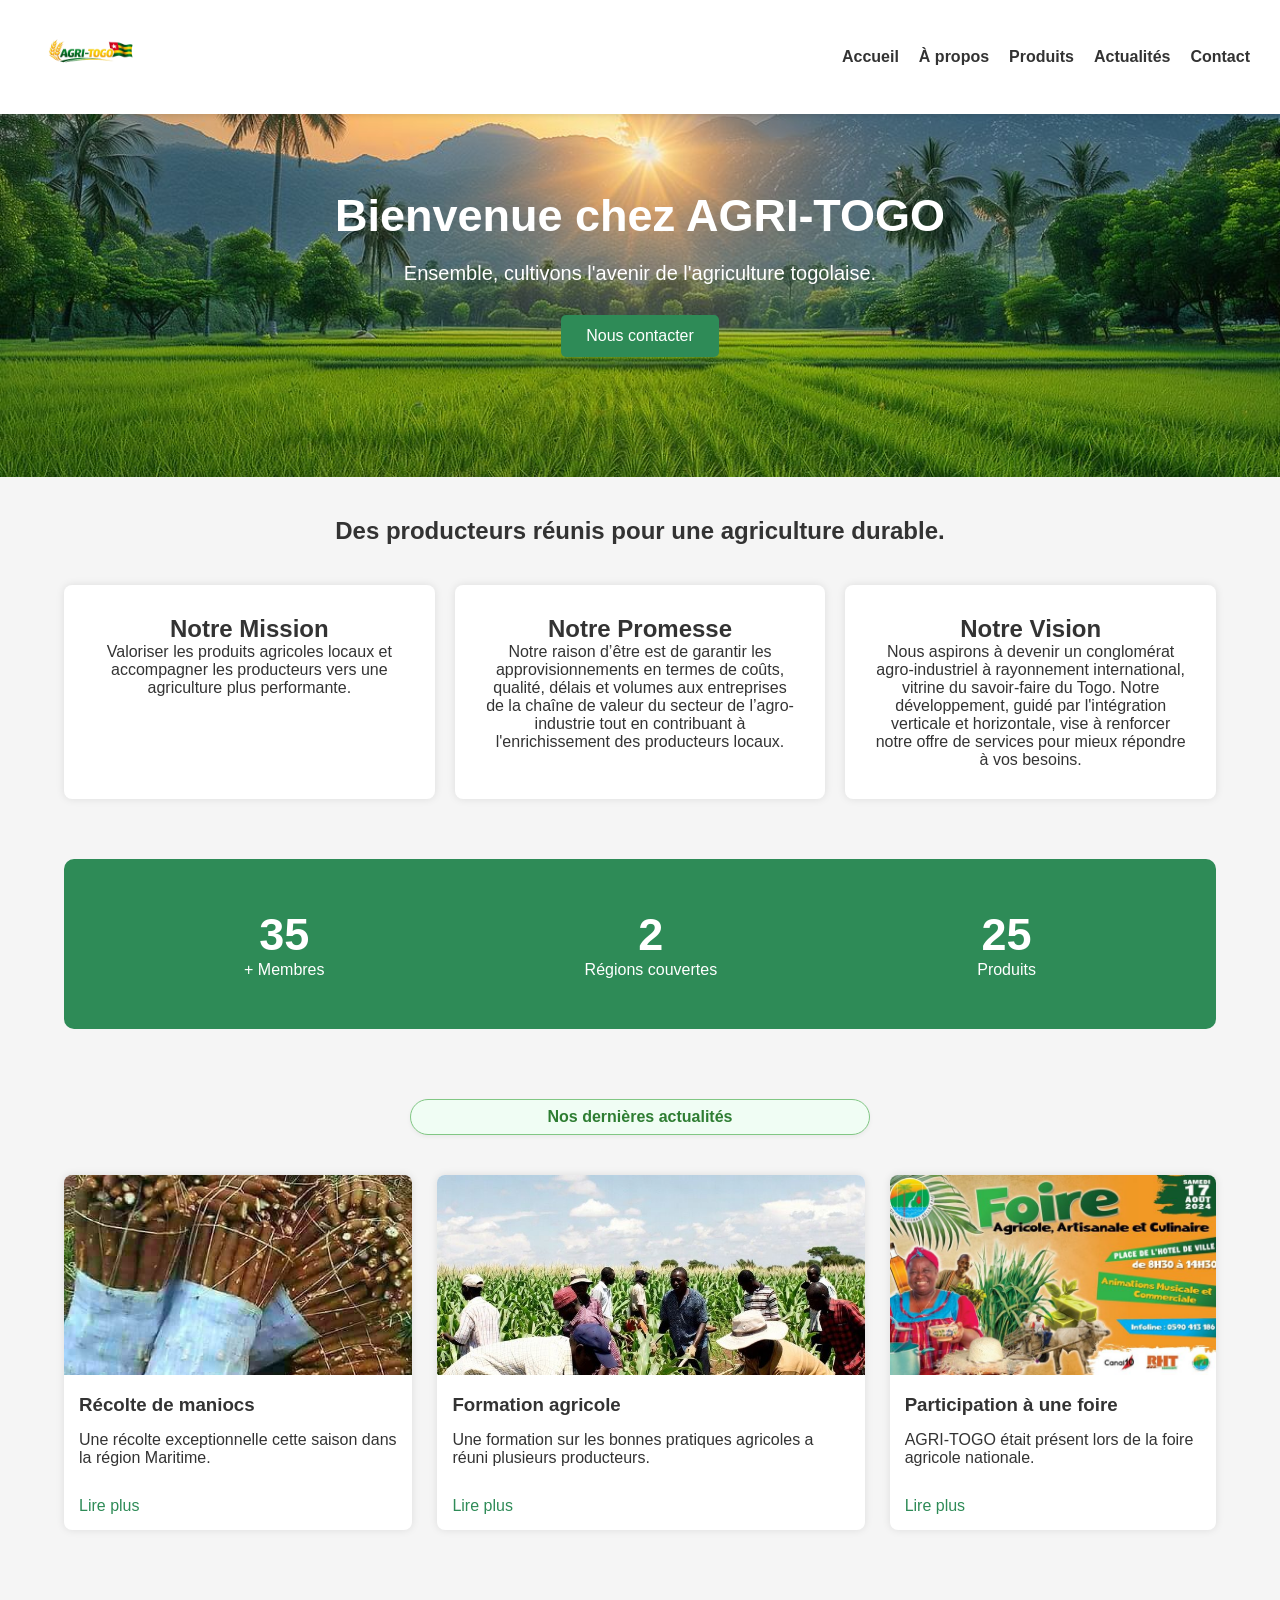
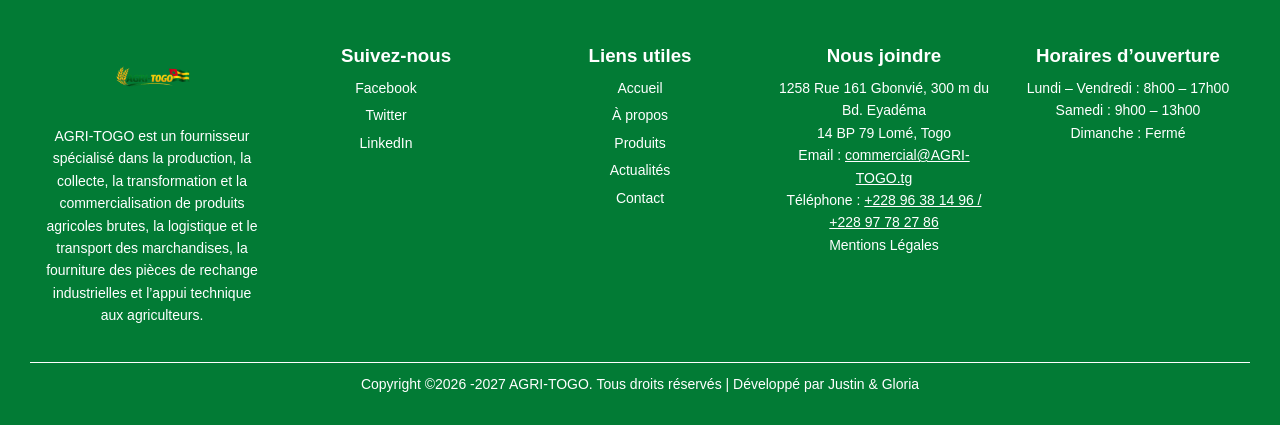
<file: index.html>
<!DOCTYPE html>
<html lang="fr">

<head>

    <meta charset="UTF-8">
    <meta name="viewport" content="width=device-width, initial-scale=1.0">
    <link href="https://fonts.googleapis.com/css2?family=Material+Symbols+Outlined" rel="stylesheet" />
    <link rel="stylesheet" href="https://cdnjs.cloudflare.com/ajax/libs/font-awesome/6.0.0-beta3/css/all.min.css" />
    <title>AGRI-TOGO | Accueil</title>

    <link rel="stylesheet" href="css/style.css">

</head>

<body>

    <!-- HEADER -->

    <header>

        <div class="logo">
        <a href="index.html">
            <img src="images/logo.png" alt="Logo AGRI TOGO" >
        </a>
        </div>

        <nav>

            <ul id="menu">

                <li><a href="index.html">Accueil</a></li>
                <li><a href="pages/apropos.html">À propos</a></li>
                <li><a href="pages/produits.html">Produits</a></li>
                <li><a href="pages/actualités.html">Actualités</a></li>
                <li><a href="pages/contact.html">Contact</a></li>

            </ul>

            <div id="hamburger">

                ☰

            </div>

        </nav>

    </header>

    <!-- BANNIERE -->

    <section class="banner">

        <h1>Bienvenue chez AGRI-TOGO</h1>

        <p>
            Ensemble, cultivons l'avenir de l'agriculture togolaise.
        </p>

        <a href="pages/contact.html" class="btn">
            Nous contacter
        </a>

    </section>

    <!-- SLOGAN -->

    <section class="slogan">

        <h2>

            Des producteurs réunis pour une agriculture durable.

        </h2>

    </section>

    <!-- PRESENTATION -->

    <section class="presentation">
      
            <div class="bloc">
                <h2>Notre Mission</h2>

                <p>

                Valoriser les produits agricoles locaux et accompagner les producteurs vers une agriculture plus
                performante.

            </p>

        </div>

        <div class="bloc">

            <h2>Notre Promesse</h2>

            <p>

                Notre raison d’être est de garantir les approvisionnements en termes de coûts, qualité, délais et
                volumes aux entreprises de la chaîne de valeur du secteur de l’agro-industrie tout en contribuant à
                l'enrichissement des producteurs locaux.
            </p>

        </div>

        <div class="bloc">

            <h2>Notre Vision</h2>

            <p>

                Nous aspirons à devenir un conglomérat agro-industriel à rayonnement international, vitrine du
                savoir-faire du Togo. Notre développement, guidé par l'intégration verticale et horizontale, vise à
                renforcer notre offre de services pour mieux répondre à vos besoins.

            </p>

        </div>

    </section>

    <!-- STATISTIQUES -->

    <section class="statistiques">

        <div class="stat">

            <h2 id="membres">0</h2>

            <p>+ Membres</p>

        </div>

        <div class="stat">

            <h2 id="regions">0</h2>

            <p>Régions couvertes</p>

        </div>

        <div class="stat">

            <h2 id="produits">0</h2>

            <p>Produits</p>

        </div>

    </section>

    <!-- ACTUALITES -->

    <section class="actualites">
        <div class="actualites-header">
            <h2>

                Nos dernières actualités

            </h2>
        </div>

        <div class="cards">

            <article class="card">

                <img src="images/gari.jpg" alt="Actualité 1">

                <h3>Récolte de maniocs</h3>

                <p>

                    Une récolte exceptionnelle cette saison dans la région Maritime.

                </p>

                <a href="#">Lire plus</a>

            </article>

            <article class="card">

                <img src="images/formation.jpg" alt="Actualité 2">

                <h3>Formation agricole</h3>

                <p>

                    Une formation sur les bonnes pratiques agricoles a réuni plusieurs producteurs.

                </p>

                <a href="#">Lire plus</a>

            </article>

            <article class="card">

                <img src="images/foire.jpg" alt="Actualité 3">

                <h3>Participation à une foire</h3>

                <p>

                    AGRI-TOGO était présent lors de la foire agricole nationale.

                </p>

                <a href="#">Lire plus</a>

            </article>

        </div>

    </section>

    <!-- FOOTER -->

    <footer>
        <div class="footer-container">

            <!-- Bloc présentation -->
            <div class="footer-section">
                <h3>
                    <img src="images/logo.png" alt="Logo AGRI TOGO">
                    </h3>
                <p>
                    AGRI-TOGO est un fournisseur spécialisé dans la production, la collecte,
                    la transformation et la commercialisation de produits agricoles brutes,
                    la logistique et le transport des marchandises, la fourniture des pièces
                    de rechange industrielles et l’appui technique aux agriculteurs.
                </p>
            </div>

            <!-- Bloc réseaux sociaux -->
            <div class="footer-section">
                <h3>Suivez-nous</h3>
                <ul class="socials">
                    <li><a href="https://web.facebook.com/?locale=fr_FR&_rdc=1&_rdr#">Facebook</a></li>
                    <li><a href="https://x.com/">Twitter</a></li>
                    <li><a href="#https://www.linkedin.com/notifications/?filter=all">LinkedIn</a></li>
                </ul>
            </div>

            <!-- Bloc liens utiles -->
            <div class="footer-section">
                <h3>Liens utiles</h3>
                <ul>
                    <li><a href="index.html">Accueil</a></li>
                    <li><a href="pages/apropos.html">À propos</a></li>
                    <li><a href="pages/produits.html">Produits</a></li>
                    <li><a href="pages/actualités.html">Actualités</a></li>
                    <li><a href="pages/contact.html">Contact</a></li>
                </ul>
            </div>

            <!-- Bloc contact -->
            <div class="footer-section">
                <h3>Nous joindre</h3>
                <p>1258 Rue 161 Gbonvié, 300 m du Bd. Eyadéma<br>
                    14 BP 79 Lomé, Togo</p>
                <p>Email : <a href="mailto:commercial@AGRI-TOGO.tg">commercial@AGRI-TOGO.tg</a></p>
                <p>Téléphone : <a href="tel:+22870523754">+228 96 38 14 96  / +228 97 78 27 86</a></p>
                <p>Mentions Légales</p>
            </div>

            <!-- Bloc horaires -->
            <div class="footer-section">
                <h3>Horaires d’ouverture</h3>
                <p>Lundi – Vendredi : 8h00 – 17h00<br>
                    Samedi : 9h00 – 13h00<br>
                    Dimanche : Fermé</p>
            </div>

        </div>

        <div class="footer-bottom">
            <p>Copyright ©2026 -2027 AGRI-TOGO. Tous droits réservés | Développé par Justin & Gloria</p>
        </div>
    </footer>


    <script src="js/script.js"></script>

</body>

</html>
</file>
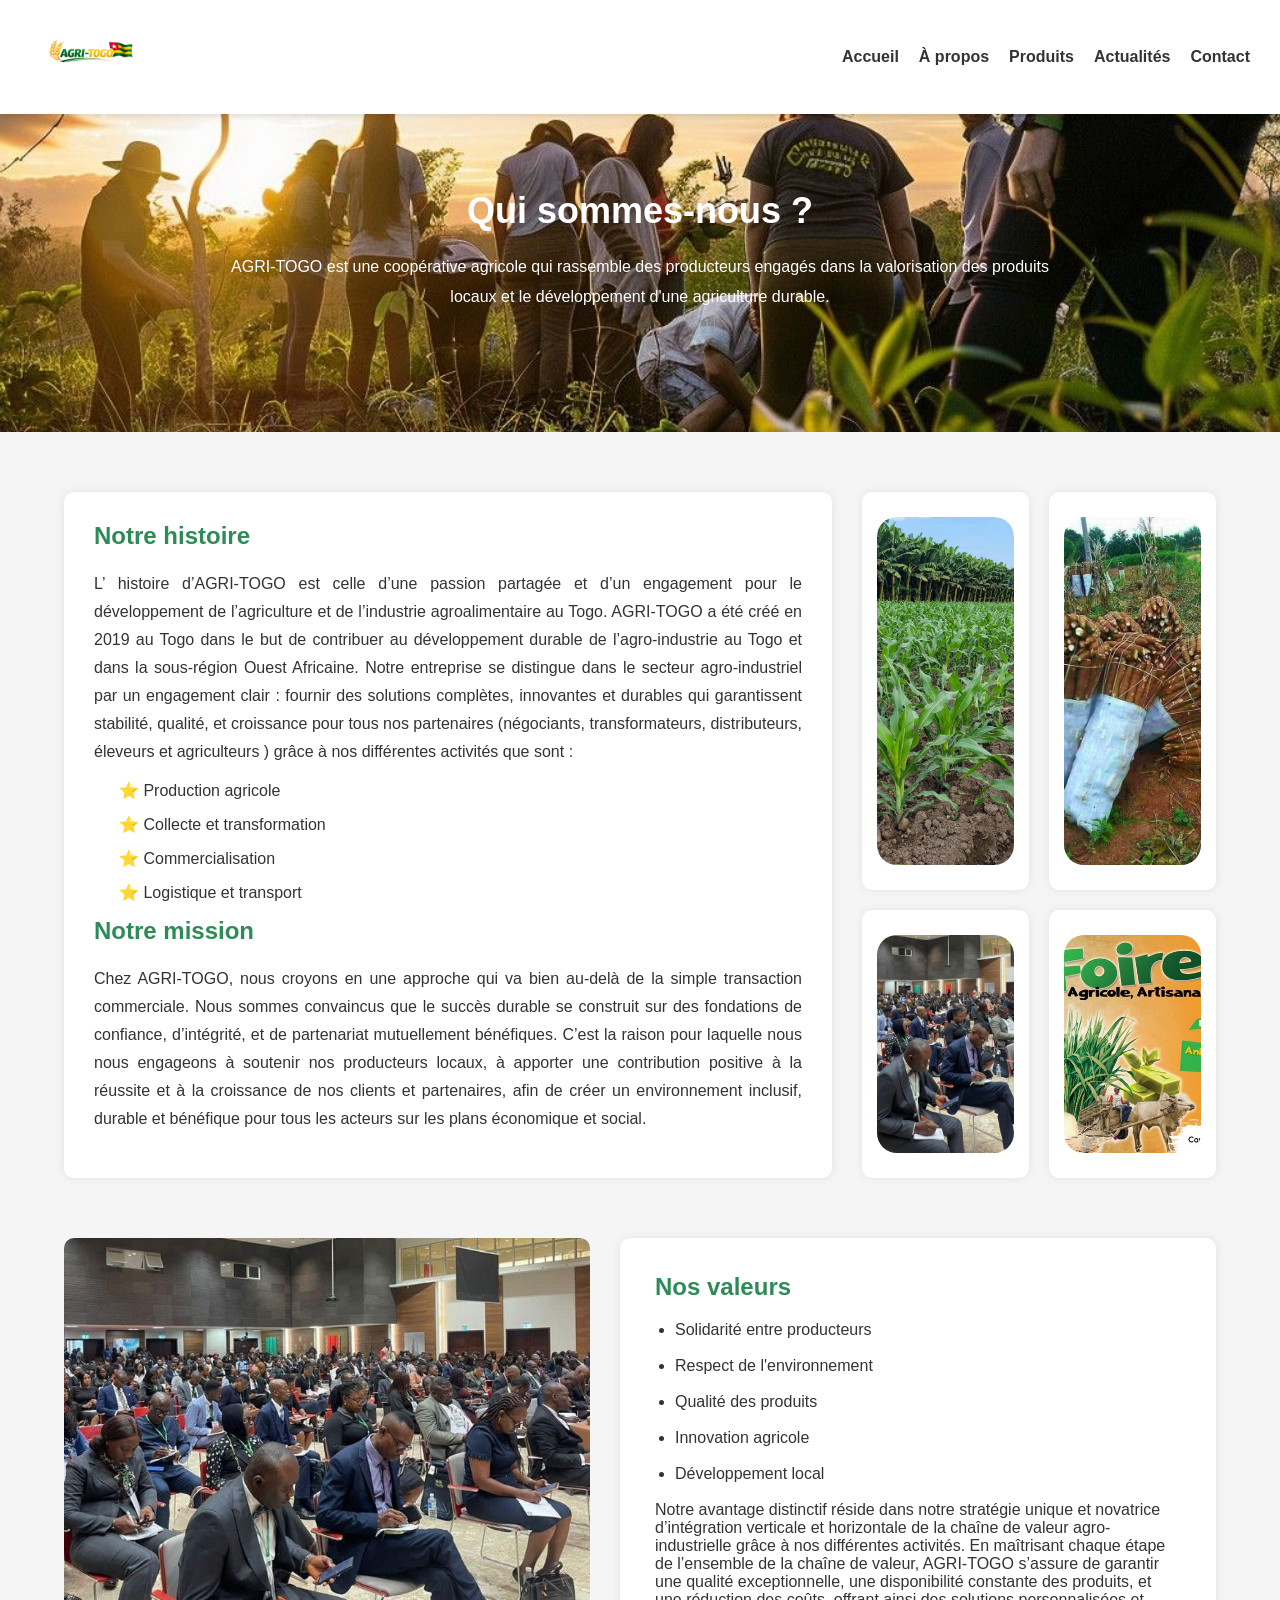
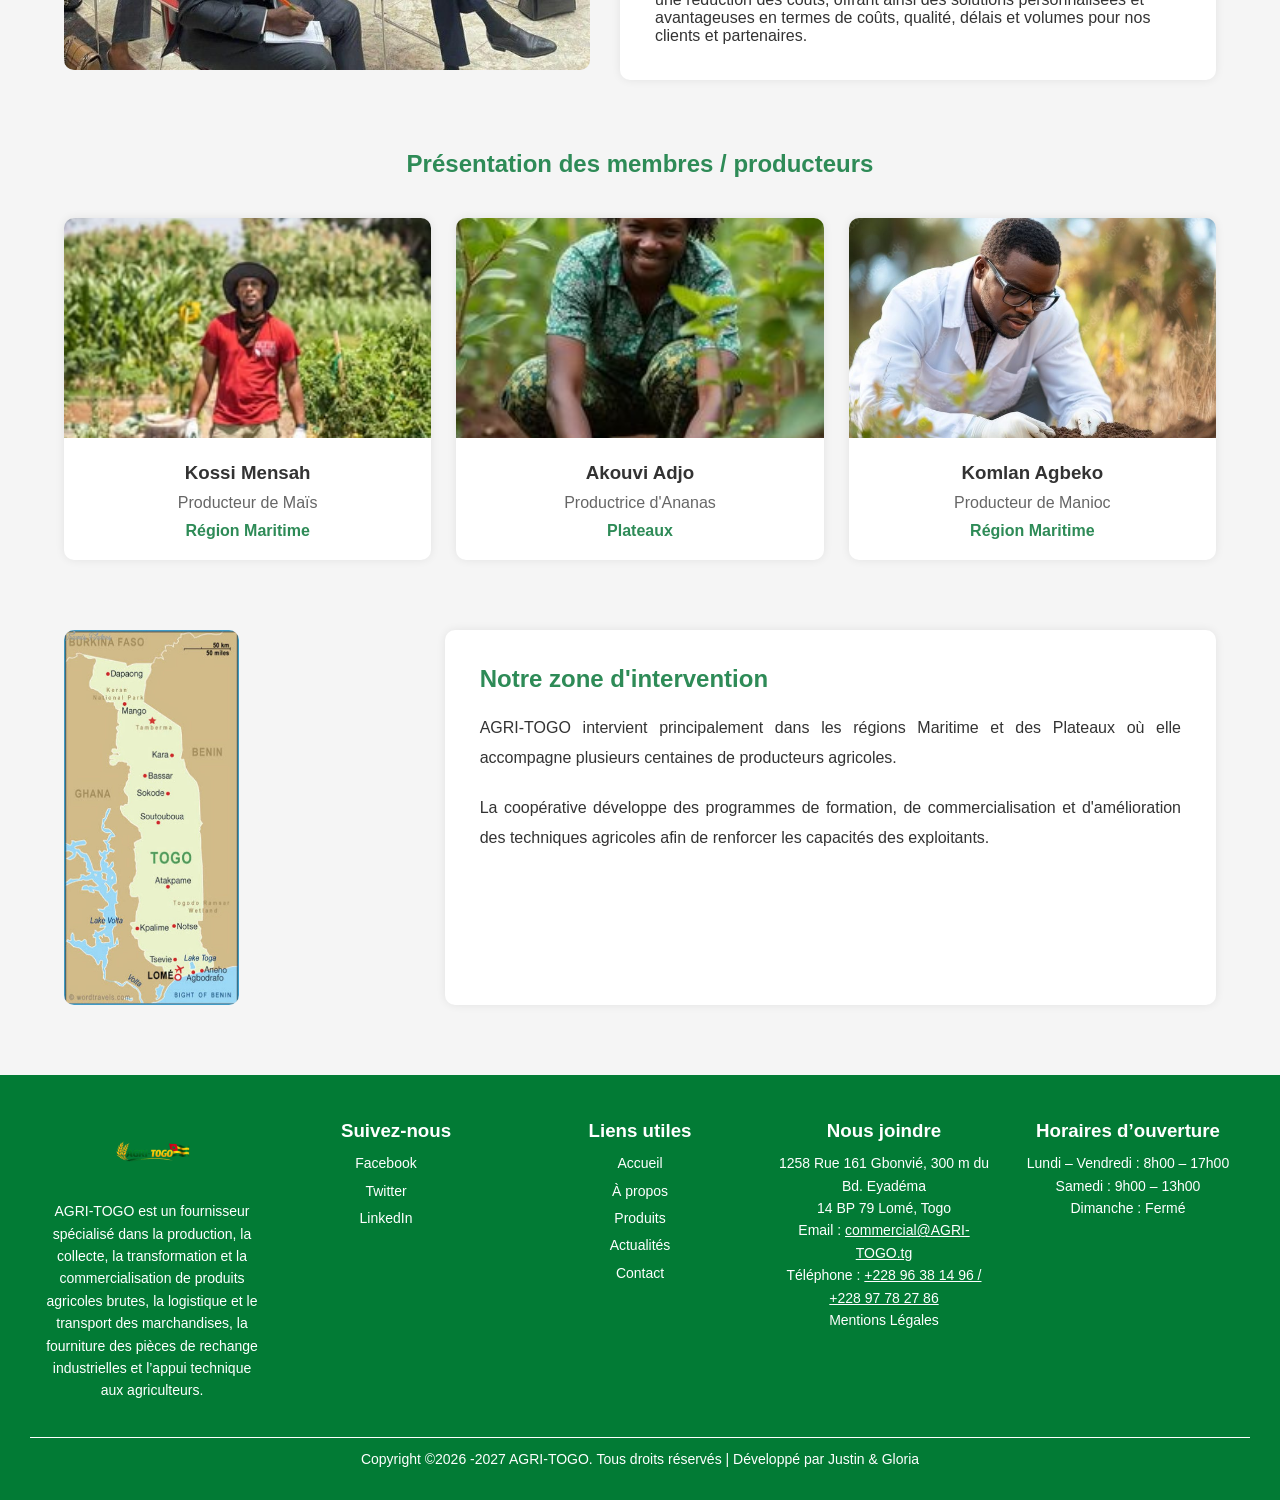
<file: pages/apropos.html>
<!DOCTYPE html>
<html lang="fr">

<head>
    <meta charset="UTF-8">
    <meta name="viewport" content="width=device-width, initial-scale=1.0">
    <title>AGRI-TOGO | À Propos</title>
    <link rel="stylesheet" href="https://cdnjs.cloudflare.com/ajax/libs/font-awesome/6.0.0-beta3/css/all.min.css" />

    <link rel="stylesheet" href="../css/style.css">
</head>

<body>

    <!-- ================= HEADER ================= -->

    <header>

        <div class="logo">
            <a href="../index.html">
                <img src="../images/logo.png" alt="Logo AGRI TOGO">
            </a>
        </div>

        <nav>

            <ul id="menu">

                <li><a href="../index.html">Accueil</a></li>
                <li><a href="apropos.html" class="active">À propos</a></li>
                <li><a href="produits.html">Produits</a></li>
                <li><a href="actualités.html">Actualités</a></li>
                <li><a href="contact.html">Contact</a></li>

            </ul>

            <div id="hamburger">
                ☰
            </div>

        </nav>

    </header>

    <!-- ================= BANNIERE ================= -->

    <section class="page-banner">

        <h1>Qui sommes-nous ?</h1>

        <p>

            AGRI-TOGO est une coopérative agricole qui rassemble des producteurs engagés dans la valorisation des
            produits locaux et le développement d'une agriculture durable.

        </p>

    </section>

    <!-- ================= HISTOIRE ET MISSION ================= -->

    <section class="about-section">

        <div class="about-left">

            <h2>Notre histoire</h2>

            <p>

                L’ histoire d’AGRI-TOGO est celle d’une passion partagée et d’un engagement pour le développement de
                l’agriculture et de l’industrie agroalimentaire au Togo.

                AGRI-TOGO a été créé en 2019 au Togo dans le but de contribuer au développement durable de
                l’agro-industrie au Togo et dans la sous-région Ouest Africaine.

                Notre entreprise se distingue dans le secteur agro-industriel par un engagement clair : fournir des
                solutions complètes, innovantes et durables qui garantissent stabilité, qualité, et croissance pour tous
                nos partenaires (négociants, transformateurs, distributeurs, éleveurs et agriculteurs ) grâce à nos
                différentes activités que sont :
            </p>
            <ul>
                <li>⭐ Production agricole</li>
                <li>⭐ Collecte et transformation</li>
                <li>⭐ Commercialisation</li>
                <li>⭐ Logistique et transport</li>
            </ul>

            <h2>Notre mission</h2>
            <p>

                Chez AGRI-TOGO, nous croyons en une approche qui va bien au-delà de la simple transaction commerciale.
                Nous sommes convaincus que le succès durable se construit sur des fondations de confiance, d’intégrité,
                et de partenariat mutuellement bénéfiques.

                C’est la raison pour laquelle nous nous engageons à soutenir nos producteurs locaux, à apporter une
                contribution positive à la réussite et à la croissance de nos clients et partenaires, afin de créer un
                environnement inclusif, durable et bénéfique pour tous les acteurs sur les plans économique et social.

            </p>

        </div>

        <div class="about-right">

            <div class="mini-card">

                <img src="../images/agriculture.jpg" alt="">

            </div>

            <div class="mini-card">

                <img src="../images/gari.jpg" alt="">

            </div>

            <div class="mini-card">

                <img src="../images/cooperative.jpg" alt="">

            </div>

            <div class="mini-card">

                <img src="../images/foire.jpg" alt="">

            </div>

        </div>

    </section>

    <!-- ================= PHOTO + VALEURS ================= -->

    <section class="valeurs">

        <div class="photo">

            <img src="../images/cooperative.jpg" alt="Coopérative">

        </div>

        <div class="texte">

            <h2>Nos valeurs</h2>

            <ul>

                <li>Solidarité entre producteurs</li>

                <li>Respect de l'environnement</li>

                <li>Qualité des produits</li>

                <li>Innovation agricole</li>

                <li>Développement local</li>

            </ul>
            <p>Notre avantage distinctif réside dans notre stratégie unique et novatrice d’intégration verticale et
                horizontale de la chaîne de valeur agro-industrielle grâce à nos différentes activités. En maîtrisant
                chaque étape de l’ensemble de la chaîne de valeur, AGRI-TOGO s’assure de garantir une qualité
                exceptionnelle, une disponibilité constante des produits, et une réduction des coûts, offrant ainsi des
                solutions personnalisées et avantageuses en termes de coûts, qualité, délais et volumes pour nos clients
                et partenaires.</p>

        </div>

    </section>

    <!-- ================= PRODUCTEURS ================= -->

    <section class="producteurs">

        <h2>Présentation des membres / producteurs</h2>

        <div class="producteurs-grid">

            <article class="producteur">

                <img src="../images/mensah.jpg" alt="">

                <h3>Kossi Mensah</h3>

                <p>Producteur de Maïs</p>

                <span>Région Maritime</span>

            </article>

            <article class="producteur">

                <img src="../images/akouvi.jpg" alt="">

                <h3>Akouvi Adjo</h3>

                <p>Productrice d'Ananas</p>

                <span>Plateaux</span>

            </article>

            <article class="producteur">

                <img src="../images/komla.jpg" alt="">

                <h3>Komlan Agbeko</h3>

                <p>Producteur de Manioc</p>

                <span>Région Maritime</span>

            </article>

        </div>

    </section>

    <!-- ================= ZONE D'ACTION ================= -->

    <section class="zone">

        <div class="zone-images">

            <img src="../images/maritime.jpg" alt="">


        </div>

        <div class="zone-texte">

            <h2>Notre zone d'intervention</h2>

            <p>

                AGRI-TOGO intervient principalement dans les régions Maritime et des Plateaux où elle accompagne
                plusieurs centaines de producteurs agricoles.

            </p>

            <p>

                La coopérative développe des programmes de formation, de commercialisation et d'amélioration des
                techniques agricoles afin de renforcer les capacités des exploitants.

            </p>

        </div>

    </section>

    <!-- ================= FOOTER ================= -->

    <footer>
        <div class="footer-container">

            <!-- Bloc présentation -->
            <div class="footer-section">
              <h3>
                    <img src="../images/logo.png" alt="Logo AGRI TOGO">
                    </h3>
                <p>
                    AGRI-TOGO est un fournisseur spécialisé dans la production, la collecte,
                    la transformation et la commercialisation de produits agricoles brutes,
                    la logistique et le transport des marchandises, la fourniture des pièces
                    de rechange industrielles et l’appui technique aux agriculteurs.
                </p>
            </div>

            <!-- Bloc réseaux sociaux -->
            <div class="footer-section">
                <h3>Suivez-nous</h3>
                <ul class="socials">
                    <li><a href="https://web.facebook.com/?locale=fr_FR&_rdc=1&_rdr#">Facebook</a></li>
                    <li><a href="https://x.com/">Twitter</a></li>
                    <li><a href="https://www.linkedin.com/notifications/?filter=all">LinkedIn</a></li>
                </ul>
            </div>

            <!-- Bloc liens utiles -->
            <div class="footer-section">
                <h3>Liens utiles</h3>
                <ul>
                    <li><a href="../index.html">Accueil</a></li>
                    <li><a href="apropos.html">À propos</a></li>
                    <li><a href="produits.html">Produits</a></li>
                    <li><a href="actualités.html">Actualités</a></li>
                    <li><a href="contact.html">Contact</a></li>
                </ul>
            </div>

            <!-- Bloc contact -->
            <div class="footer-section">
                <h3>Nous joindre</h3>
                <p>1258 Rue 161 Gbonvié, 300 m du Bd. Eyadéma<br>
                    14 BP 79 Lomé, Togo</p>
                <p>Email : <a href="mailto:commercial@AGRI-TOGO.tg">commercial@AGRI-TOGO.tg</a></p>
                <p>Téléphone : <a href="tel:+22870523754">+228 96 38 14 96  / +228 97 78 27 86</a></p>
                <p>Mentions Légales</p>
            </div>

            <!-- Bloc horaires -->
            <div class="footer-section">
                <h3>Horaires d’ouverture</h3>
                <p>Lundi – Vendredi : 8h00 – 17h00<br>
                    Samedi : 9h00 – 13h00<br>
                    Dimanche : Fermé</p>
            </div>

        </div>

        <div class="footer-bottom">
            <p>Copyright ©2026 -2027 AGRI-TOGO. Tous droits réservés | Développé par Justin & Gloria</p>
        </div>
    </footer>

    <script src="../js/script.js"></script>

</body>

</html>
</file>
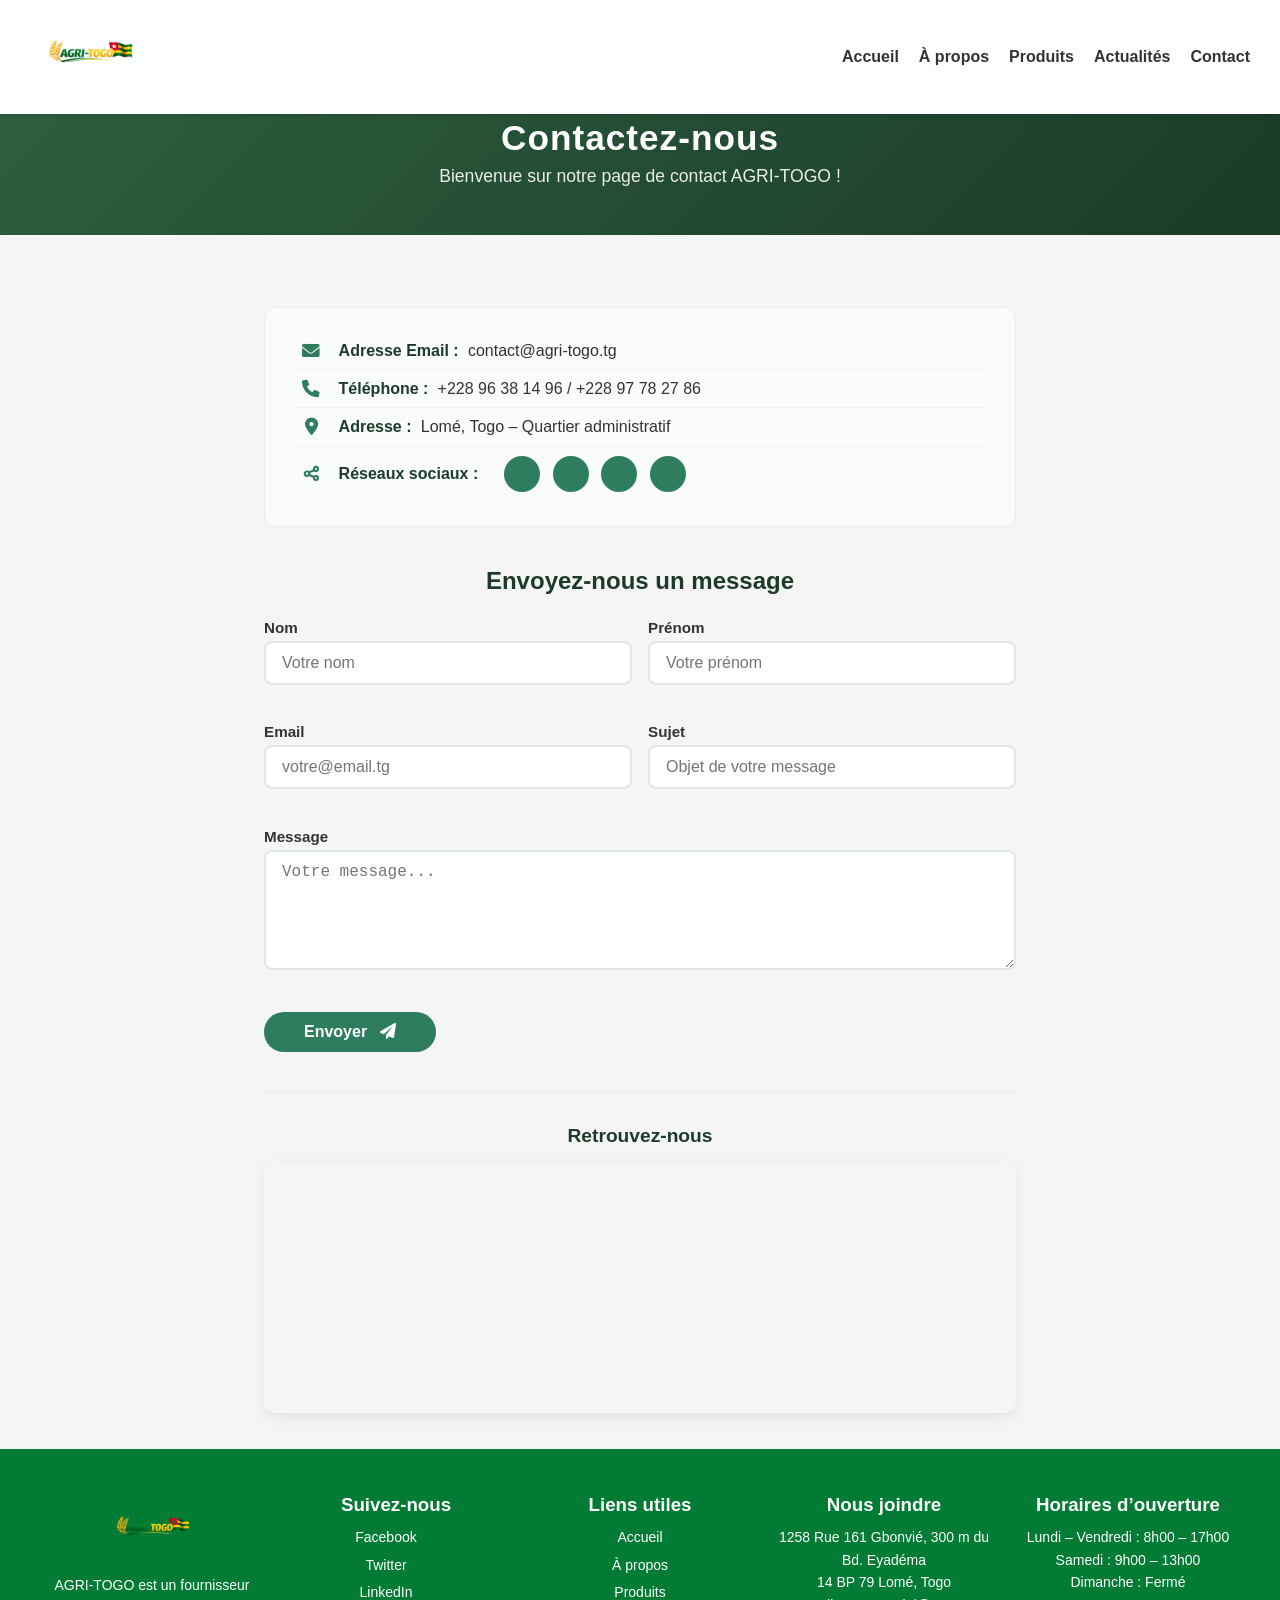
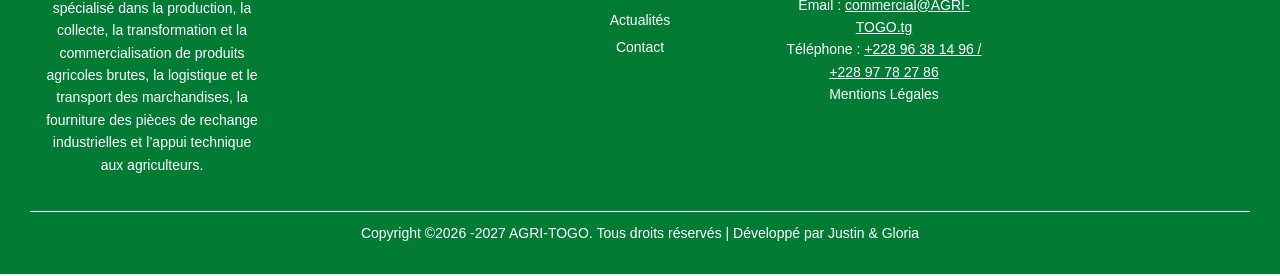
<file: pages/contact.html>
<!DOCTYPE html>
<html lang="fr">

<head>
    <meta charset="UTF-8">
    <meta name="viewport" content="width=device-width, initial-scale=1.0">
    <title>AGRI-TOGO | Contact</title>

    <link rel="stylesheet" href="https://cdnjs.cloudflare.com/ajax/libs/font-awesome/6.0.0-beta3/css/all.min.css" />


    <link rel="stylesheet" href="../css/style.css">
</head>

<body>

    <!-- ================= HEADER ================= -->

    <header>

        <div class="logo">
            <a href="../index.html">
                <img src="../images/logo.png" alt="Logo AGRI TOGO">
            </a>
        </div>

        <nav>

            <ul id="menu">

                <li><a href="../index.html">Accueil</a></li>
                <li><a href="apropos.html" class="active">À propos</a></li>
                <li><a href="produits.html">Produits</a></li>
                <li><a href="actualités.html">Actualités</a></li>
                <li><a href="contact.html">Contact</a></li>

            </ul>

            <div id="hamburger">
                ☰
            </div>

        </nav>

    </header>



    
     <!-- ========== PAGE HERO ========== -->
<section class="page-hero">
    <div class="container">
        <h1>Contactez-nous</h1>
        <p>Bienvenue sur notre page de contact AGRI-TOGO !</p>
    </div>
</section>

<!-- ========== CONTACT ========== -->
<main class="contact-main">
    <div class="container contact-container">

        <!-- ===== COORDONNÉES (au-dessus du formulaire) ===== -->
        <div class="contact-infos">
            <div class="contact-item">
                <i class="fas fa-envelope"></i>
                <span><strong>Adresse Email :</strong> contact@agri-togo.tg</span>
            </div>
            <div class="contact-item">
                <i class="fas fa-phone"></i>
                <span><strong>Téléphone :</strong> +228 96 38 14 96  / +228 97 78 27 86</span>
            </div>
            <div class="contact-item">
                <i class="fas fa-map-marker-alt"></i>
                <span><strong>Adresse :</strong> Lomé, Togo – Quartier administratif</span>
            </div>
            <div class="contact-item contact-social">
                <i class="fas fa-share-alt"></i>
                <span><strong>Réseaux sociaux :</strong></span>
                <div class="social-icons">
                    <a href="https://www.facebook.com" aria-label="Facebook"><i class="fab fa-facebook-f"></i></a>
                    <a href="https://twitter.com" aria-label="Twitter"><i class="fab fa-twitter"></i></a>
                    <a href="https://www.instagram.com" aria-label="Instagram"><i class="fab fa-instagram"></i></a>
                    <a href="https://www.linkedin.com" aria-label="LinkedIn"><i class="fab fa-linkedin-in"></i></a>
                </div>
            </div>
        </div>

        <!-- ===== FORMULAIRE ===== -->
        <div class="contact-form-container">
            <h2>Envoyez-nous un message</h2>
            <form id="contactForm" class="contact-form" novalidate>

                <!-- Ligne 1 : Nom + Prénom -->
                <div class="form-row">
                    <div class="form-group">
                        <label for="lastname">Nom</label>
                        <input type="text" id="lastname" name="lastname" placeholder="Votre nom" required />
                        <span class="error-msg" id="lastnameError"></span>
                    </div>
                    <div class="form-group">
                        <label for="firstname">Prénom</label>
                        <input type="text" id="firstname" name="firstname" placeholder="Votre prénom" required />
                        <span class="error-msg" id="firstnameError"></span>
                    </div>
                </div>

                <!-- Ligne 2 : Email + Sujet -->
                <div class="form-row">
                    <div class="form-group">
                        <label for="email">Email</label>
                        <input type="email" id="email" name="email" placeholder="votre@email.tg" required />
                        <span class="error-msg" id="emailError"></span>
                    </div>
                    <div class="form-group">
                        <label for="subject">Sujet</label>
                        <input type="text" id="subject" name="subject" placeholder="Objet de votre message" required />
                        <span class="error-msg" id="subjectError"></span>
                    </div>
                </div>

                <!-- Ligne 3 : Message (pleine largeur) -->
                <div class="form-group">
                    <label for="message">Message</label>
                    <textarea id="message" name="message" rows="5" placeholder="Votre message..." required></textarea>
                    <span class="error-msg" id="messageError"></span>
                </div>

                <button type="submit" class="btn-primary">
                    Envoyer <i class="fas fa-paper-plane"></i>
                </button>

                <div id="formSuccess" class="form-success" style="display:none;">
                    <i class="fas fa-check-circle"></i> 
                    Votre message a bien été envoyé.
                </div>
            </form>
        </div>

        <!-- ===== PLAN GOOGLE MAPS (après le bouton envoyer, avant le footer) ===== -->
        <div class="contact-map">
            <h3>Retrouvez-nous</h3>
            <iframe 
                src="https://www.google.com/maps/embed?pb=!1m18!1m12!1m3!1d15858.367889437472!2d1.16484575!3d6.12602825!2m3!1f0!2f0!3f0!3m2!1i1024!2i768!4f13.1!3m3!1m2!1s0x10215e1e05e7f0d1%3A0x8b9e8b9e8b9e8b9e!2sLom%C3%A9%2C%20Togo!5e0!3m2!1sfr!2sfr!4v1712345678901!5m2!1sfr!2sfr" 
                width="100%" 
                height="250" 
                style="border:0; border-radius:12px;" 
                allowfullscreen="" 
                loading="lazy" 
                referrerpolicy="no-referrer-when-downgrade">
            </iframe>
        </div>

    </div>
</main>


<!-- ================= FOOTER ================= -->

    <footer>
        <div class="footer-container">

            <!-- Bloc présentation -->
            <div class="footer-section">
              <h3>
                    <img src="../images/logo.png" alt="Logo AGRI TOGO">
                    </h3>
                <p>
                    AGRI-TOGO est un fournisseur spécialisé dans la production, la collecte,
                    la transformation et la commercialisation de produits agricoles brutes,
                    la logistique et le transport des marchandises, la fourniture des pièces
                    de rechange industrielles et l’appui technique aux agriculteurs.
                </p>
            </div>

            <!-- Bloc réseaux sociaux -->
            <div class="footer-section">
                <h3>Suivez-nous</h3>
                <ul class="socials">
                    <li><a href="https://web.facebook.com/?locale=fr_FR&_rdc=1&_rdr#">Facebook</a></li>
                    <li><a href="https://x.com/">Twitter</a></li>
                    <li><a href="https://www.linkedin.com/notifications/?filter=all">LinkedIn</a></li>
                </ul>
            </div>

            <!-- Bloc liens utiles -->
            <div class="footer-section">
                <h3>Liens utiles</h3>
                <ul>
                    <li><a href="../index.html">Accueil</a></li>
                    <li><a href="apropos.html">À propos</a></li>
                    <li><a href="produits.html">Produits</a></li>
                    <li><a href="actualités.html">Actualités</a></li>
                    <li><a href="contact.html">Contact</a></li>
                </ul>
            </div>

            <!-- Bloc contact -->
            <div class="footer-section">
                <h3>Nous joindre</h3>
                <p>1258 Rue 161 Gbonvié, 300 m du Bd. Eyadéma<br>
                    14 BP 79 Lomé, Togo</p>
                <p>Email : <a href="mailto:commercial@AGRI-TOGO.tg">commercial@AGRI-TOGO.tg</a></p>
                <p>Téléphone : <a href="tel:+22870523754">+228 96 38 14 96  / +228 97 78 27 86</a></p>
                <p>Mentions Légales</p>
            </div>

            <!-- Bloc horaires -->
            <div class="footer-section">
                <h3>Horaires d’ouverture</h3>
                <p>Lundi – Vendredi : 8h00 – 17h00<br>
                    Samedi : 9h00 – 13h00<br>
                    Dimanche : Fermé</p>
            </div>

        </div>

        <div class="footer-bottom">
            <p>Copyright ©2026 -2027 AGRI-TOGO. Tous droits réservés | Développé par Justin & Gloria</p>
        </div>
    </footer>

    <script src="../js/script.js"></script>

</body>

</html>
</file>
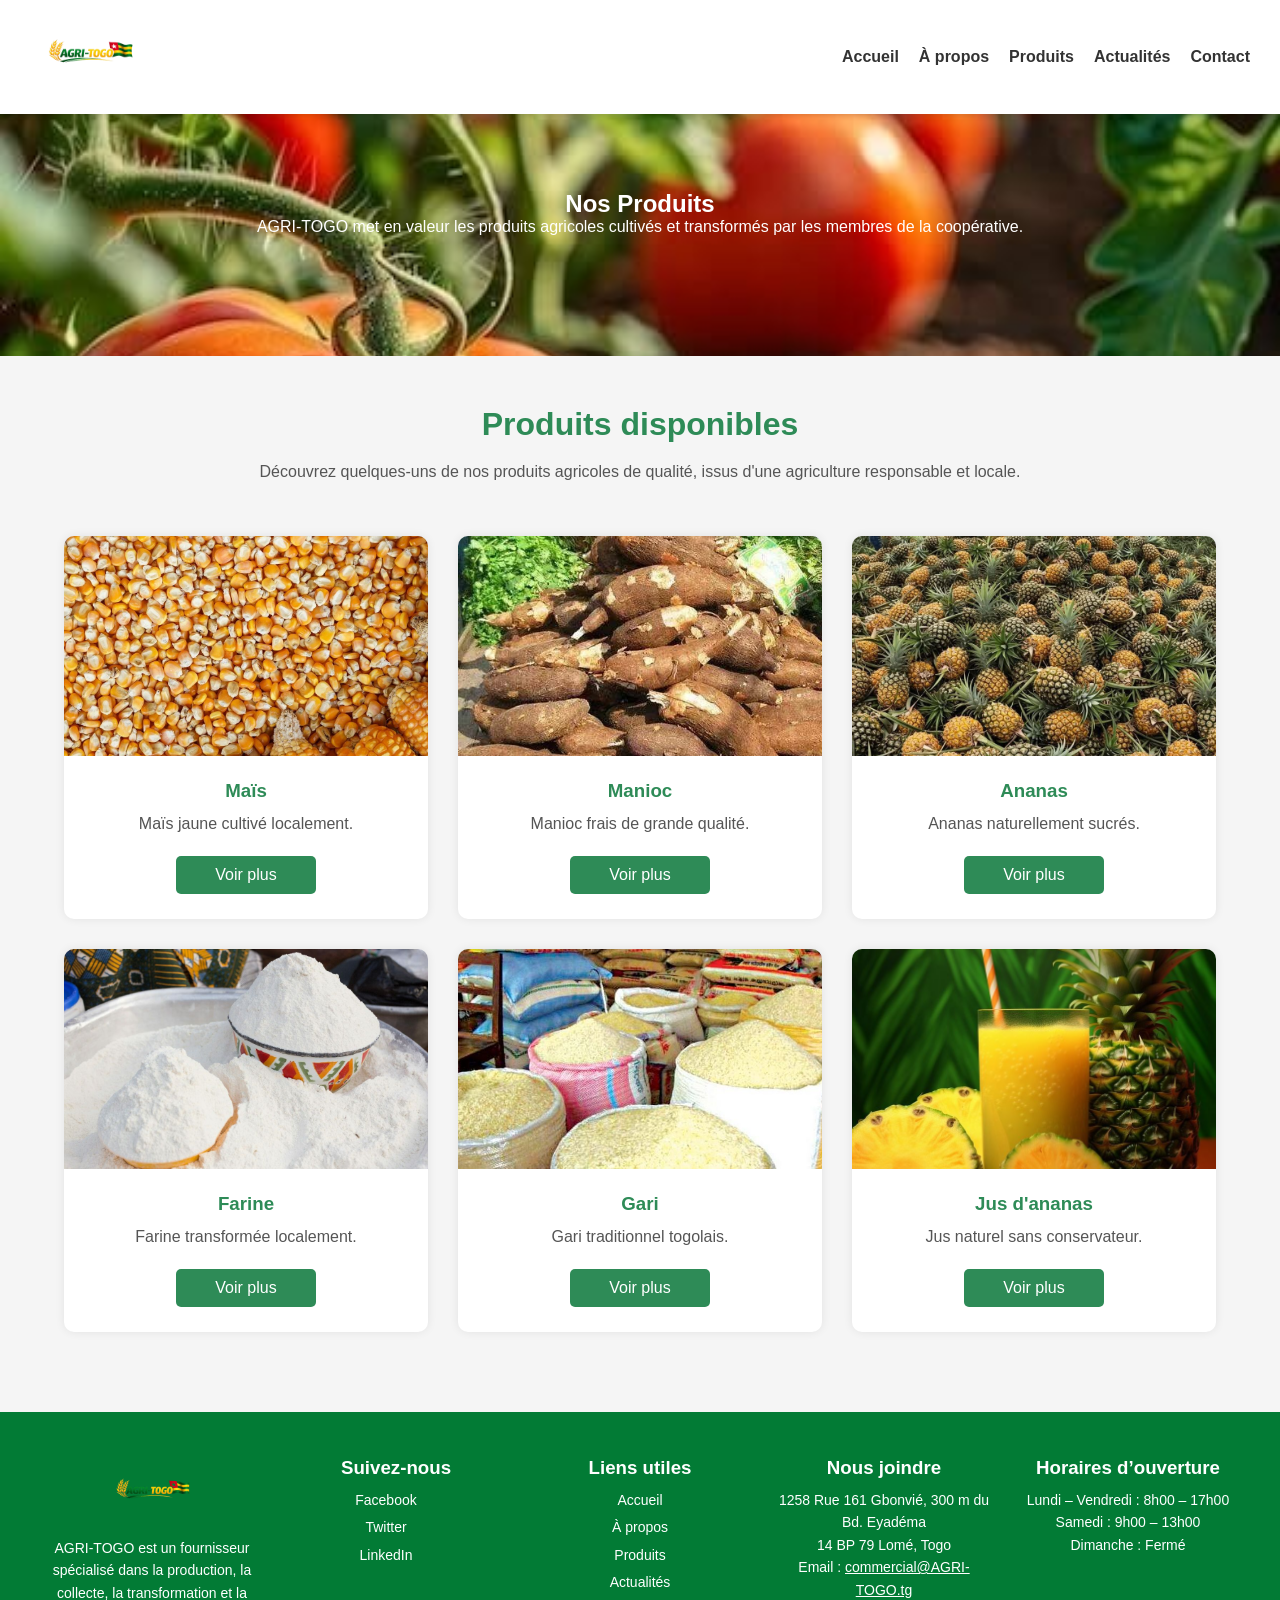
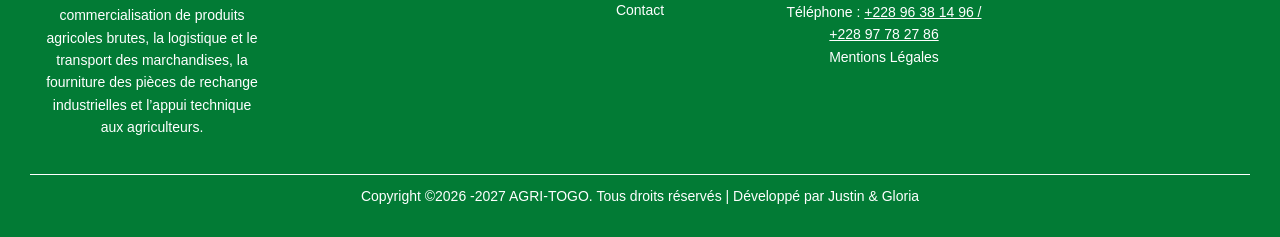
<file: pages/produits.html>
<!DOCTYPE html>
<html lang="fr">

<head>
    <meta charset="UTF-8">
    <meta name="viewport" content="width=device-width, initial-scale=1.0">
    <title>AGRI-TOGO | Nos Produits</title>
    <link rel="stylesheet" href="https://cdnjs.cloudflare.com/ajax/libs/font-awesome/6.0.0-beta3/css/all.min.css" />

    <link rel="stylesheet" href="../css/style.css">
</head>

<body>

    <!-- ================= HEADER ================= -->

    <header>

        <div class="logo">
            <a href="../index.html">
                <img src="../images/logo.png" alt="Logo AGRI TOGO">
            </a>
        </div>

        <nav>

            <ul id="menu">

                <li><a href="../index.html">Accueil</a></li>
                <li><a href="apropos.html">À propos</a></li>
                <li><a href="produits.html" class="active">Produits</a></li>
                <li><a href="actualités.html">Actualités</a></li>
                <li><a href="contact.html">Contact</a></li>

            </ul>

            <div id="hamburger">☰</div>

        </nav>

    </header>

    <!-- ================= BANNIERE ================= -->

    <section class="page-bannerr">

        <h1>Nos Produits</h1>
        <p>

            AGRI-TOGO met en valeur les produits agricoles cultivés et transformés par les membres de la coopérative.

        </p>

    </section>

    <!-- ================= INTRODUCTION ================= -->

    <section class="produits-intro">

        <h2>Produits disponibles</h2>

        <p>

            Découvrez quelques-uns de nos produits agricoles de qualité, issus d'une agriculture responsable et locale.

        </p>

    </section>

    <!-- ================= GALERIE ================= -->

    <section class="galerie-produits">

        <article class="produit">

            <img src="../images/mais.jpg" alt="Maïs">

            <h3>Maïs</h3>

            <p>Maïs jaune cultivé localement.</p>

            <a href="#">Voir plus</a>

        </article>

        <article class="produit">

            <img src="../images/manioc.jpg" alt="Manioc">

            <h3>Manioc</h3>

            <p>Manioc frais de grande qualité.</p>

            <a href="#">Voir plus</a>

        </article>

        <article class="produit">

            <img src="../images/ananas.jpg" alt="Ananas">

            <h3>Ananas</h3>

            <p>Ananas naturellement sucrés.</p>

            <a href="#">Voir plus</a>

        </article>

        <article class="produit">

            <img src="../images/farine.jpg" alt="Farine">

            <h3>Farine</h3>

            <p>Farine transformée localement.</p>

            <a href="#">Voir plus</a>

        </article>

        <article class="produit">

            <img src="../images/garii.jpg" alt="Gari">

            <h3>Gari</h3>

            <p>Gari traditionnel togolais.</p>

            <a href="#">Voir plus</a>

        </article>

        <article class="produit">

            <img src="../images/jus ananas.jpg" alt="Jus">

            <h3>Jus d'ananas</h3>

            <p>Jus naturel sans conservateur.</p>

            <a href="#">Voir plus</a>

        </article>

    </section>

    <!-- ================= FOOTER ================= -->

    <footer>
        <div class="footer-container">

            <!-- Bloc présentation -->
            <div class="footer-section">
              <h3>
                    <img src="../images/logo.png" alt="Logo AGRI TOGO">
                    </h3>
                <p>
                    AGRI-TOGO est un fournisseur spécialisé dans la production, la collecte,
                    la transformation et la commercialisation de produits agricoles brutes,
                    la logistique et le transport des marchandises, la fourniture des pièces
                    de rechange industrielles et l’appui technique aux agriculteurs.
                </p>
            </div>

            <!-- Bloc réseaux sociaux -->
            <div class="footer-section">
                <h3>Suivez-nous</h3>
                <ul class="socials">
                    <li><a href="https://web.facebook.com/?locale=fr_FR&_rdc=1&_rdr#">Facebook</a></li>
                    <li><a href="https://x.com/">Twitter</a></li>
                    <li><a href="https://www.linkedin.com/notifications/?filter=all">LinkedIn</a></li>
                </ul>
            </div>

            <!-- Bloc liens utiles -->
            <div class="footer-section">
                <h3>Liens utiles</h3>
                <ul>
                <li><a href="../index.html">Accueil</a></li>
                <li><a href="apropos.html">À propos</a></li>
                <li><a href="produits.html">Produits</a></li>
                <li><a href="actualités.html">Actualités</a></li>
                <li><a href="contact.html">Contact</a></li>
                </ul>
            </div>

            <!-- Bloc contact -->
            <div class="footer-section">
                <h3>Nous joindre</h3>
                <p>1258 Rue 161 Gbonvié, 300 m du Bd. Eyadéma<br>
                    14 BP 79 Lomé, Togo</p>
                <p>Email : <a href="mailto:commercial@AGRI-TOGO.tg">commercial@AGRI-TOGO.tg</a></p>
                <p>Téléphone : <a href="tel:+22870523754">+228 96 38 14 96  / +228 97 78 27 86</a></p>
                <p>Mentions Légales</p>
            </div>

            <!-- Bloc horaires -->
            <div class="footer-section">
                <h3>Horaires d’ouverture</h3>
                <p>Lundi – Vendredi : 8h00 – 17h00<br>
                    Samedi : 9h00 – 13h00<br>
                    Dimanche : Fermé</p>
            </div>

        </div>

        <div class="footer-bottom">
            <p>Copyright ©2026 -2027 AGRI-TOGO. Tous droits réservés | Développé par Justin & Gloria</p>
        </div>
    </footer>

    <script src="../js/script.js"></script>

</body>

</html>
</file>
<file: css/style.css>
* {
    margin: 0;
    padding: 0;
    box-sizing: border-box;
}

body {
    font-family: Arial, Helvetica, sans-serif;
    background: #f5f5f5;
    color: #333;
}

header {
    background: white;
    display: flex;
    justify-content: space-between;
    align-items: center;
    padding: 5px 10px;
    box-shadow: 0 1px 5px rgba(0, 0, 0, .1);
    position: sticky;
    top: 0;
}

.logo img {
    width: 100px;
}

nav ul {
    display: flex;
    list-style: none;
}

nav ul li {
    margin-left: 20px;
}

nav ul li a {
    text-decoration: none;
    color: #333;
    font-weight: bold;
}

nav ul li a:hover {
    color: #2e8b57;
}

#hamburger {
    display: none;
    font-size: 28px;
    cursor: pointer;
}

.banner {
    background: url("../images/banner.jpg");
    background-size: cover;
    background-position: center;
    color: white;
    text-align: center;
    padding: 120px 20px;
}

.banner h1 {
    font-size: 45px;
    margin-bottom: 20px;
}

.banner p {
    font-size: 20px;
    margin-bottom: 30px;
}

.btn {
    display: inline-block;
    background: #2e8b57;
    color: white;
    text-decoration: none;
    padding: 12px 25px;
    border-radius: 5px;
}

.btn:hover {
    background: #246b45;
}

.slogan {
    text-align: center;
    padding: 40px 20px;
}

.presentation {
    width: 90%;
    margin: auto;
    display: flex;
    justify-content: space-between;
    gap: 20px;
    margin-bottom: 60px;
    
}

.bloc {
    background: rgb(29, 128, 12);
    flex: 1;
    padding: 30px;
    text-align: center;
    border-radius: 8px;
    box-shadow: 0 0 8px rgba(0, 0, 0, .1);
}

.statistiques {
    width: 90%;
    margin: auto;
    display: flex;
    justify-content: space-around;
    background: #2e8b57;
    color: white;
    padding: 50px;
    border-radius: 10px;
}

.stat {
    text-align: center;
}

.stat h2 {
    font-size: 45px;
}

.actualites {
    width: 90%;
    margin: 70px auto;
}

.actualites-header h2 {
    width: 40%;
    margin: 70px auto;

    /* Ajuste la boîte à la largeur exacte du texte */
    background-color: #f0fdf4;
    /* Vert très clair/frais */
    color: #2e7d32;
    /* Vert agricole pour le texte */
    border: 1px solid #81c784;
    /* Bordure verte fine */
    padding: 8px 16px;
    /* Espace autour du texte */
    border-radius: 20px;
    /* Coins arrondis style pilule / badge */
    font-size: 16px;
    font-weight: 600;
    margin-bottom: 20px;
    /* Espace sous le titre */
    box-shadow: 0 2px 4px rgba(0, 0, 0, 0.05);
}

.actualites h2 {
    text-align: center;
    margin-bottom: 40px;
}

.cards {
    display: flex;
    gap: 25px;
}

.card {
    background: white;
    border-radius: 8px;
    overflow: hidden;
    box-shadow: 0 0 8px rgba(0, 0, 0, .1);
    transition: transform 0.3s ease, box-shadow 0.3s ease;
        cursor: pointer;
}

.card:hover {
    transform: translateY(-10px) scale(1.03);
    box-shadow: 0 8px 20px rgba(0, 0, 0, 0.2);
}
.card img {
    width: 100%;
    height: 200px;
    object-fit: cover;
    transition: transform 0.3s ease;
}

.card h3 {
    padding: 15px;
}

.card p {
    padding: 0 15px 15px;
}

.card a {
    display: inline-block;
    margin: 15px;
    color: #2e8b57;
    text-decoration: none;
}

footer {
    background: #027b35;
    color: rgb(15, 0, 0);
    text-align: center;
    padding: 30px;
}

.footer-container {
    display: flex;
    flex-wrap: wrap;
    justify-content: space-between;
    align-items: flex-start;
}

.footer-section {
    flex: 1 1 200px;
    margin: 15px;
}

.footer-section h3 {
    color: #ffffff;
    margin-bottom: 10px;
}
.footer-section h3 img {
height: 70px;
    vertical-align: middle;
}

.footer-brand h3 {
    line-height: 1;
}

.footer-brand img {
    display: block;
    width: auto;
    height: 60px;
    margin: 0 auto;
}

.footer-section p,
.footer-section a,
.footer-section li {
    color: #ffffff;
    font-size: 14px;
    line-height: 1.6;
}

.footer-section ul {
    list-style: none;
    padding: 0;
}

.footer-section ul li {
    margin-bottom: 5px;
}

.footer-section ul li a {
    text-decoration: none;
    color: #ffffff;
}

.footer-section ul li a:hover {
    color: #ffffff;
}

.socials li {
    display: block;
    margin-right: 20px;
}

.footer-bottom {
    text-align: center;
    border-top: 1px solid #ffffff;
    margin-top: 20px;
    padding-top: 10px;
    font-size: 13px;
}

.footer-bottom p {
    color: #ffffff;
    font-size: 14px;
    line-height: 1.6;
}

/* Responsive */

@media screen and (max-width:768px) {

    nav ul {

        display: none;
        flex-direction: column;
        background: white;
        position: absolute;
        top: 70px;
        right: 0;
        width: 220px;

    }

    nav ul.active {

        display: flex;

    }

    #hamburger {

        display: block;

    }

    .presentation {

        flex-direction: column;

    }

    .statistiques {

        flex-direction: column;
        gap: 30px;

    }

    .cards {

        flex-direction: column;

    }

    .banner h1 {

        font-size: 30px;

    }

}


/*======================================
        PAGE A PROPOS
=======================================*/

.page-banner {
    background: url("../images/sommes.jpg");
    background-size: cover;
    background-position: center;
    color: white;
    text-align: center;
    padding: 120px 20px;
    /* background: url("../images/sommes.jpg");
    width: 100%;
    background: #e8f5e9;
    text-align: center;
    padding: 70px 20px;*/
}

.page-banner h1 {
    font-size: 36px;
    color: #ffff;
    margin-bottom: 20px;
}

.page-banner p {
    width: 70%;
    margin: auto;
    line-height: 30px;
    color: #ffff;
}


/*=========================
HISTOIRE ET MISSION
==========================*/

.about-section {
    width: 90%;
    margin: 60px auto;
    display: flex;
    justify-content: space-between;
    gap: 30px;
}

.about-left {
    flex: 2;
    background: #ffffff;
    padding: 30px;
    border-radius: 10px;
    box-shadow: 0 0 10px rgba(0, 0, 0, .08);
}

.about-left h2 {
    color: #2e8b57;
    margin-bottom: 20px;
}

.about-left p {
    text-align: justify;
    line-height: 28px;
    margin-bottom: 15px;
}

.about-left ul {
    list-style-type: none;
    /* Enlève les puces */
    padding-left: 0;
    /* Supprime l'alignement/retrait à gauche */
    margin: 0;
}

.about-left ul li {
    position: relative;
    /* Nécessaire pour positionner la puce personnalisée */
    padding-left: 25px;
    /* Espace pour la puce personnalisée */
    margin-bottom: 15px;
}

.about-right {
    flex: 1;
    display: grid;
    grid-template-columns: 1fr 1fr;
    gap: 20px;
}

.about-right img {
    width: 100%;
    height: 100%;
    object-fit: cover;
    border-radius: 10px;
    display: grid;
    grid-template-columns: repeat(2, 1fr);
    /* 2 colonnes */
    gap: 15px;
    /* Espacement entre les images */
    max-width: 600px;
    /* Largeur max du bloc (à ajuster) */
    border-radius: 20px;
    /* Arrondi global du bloc */
    overflow: hidden;
}

.mini-card {
    background: white;
    border-radius: 10px;
    text-align: center;
    padding: 25px 15px;
    box-shadow: 0 0 10px rgba(0, 0, 0, .08);
    transition: .5s;
}

.mini-card:hover {
    transform: translateY(-5px);
}

.mini-card img {
    width: 100%;
    height: 100%;
    object-fit: cover;
    /* Remplit toute la carte sans déformer l'image */
    display: block;

    /*height: 100px;
    width: 60px;
    margin-bottom: 15px;*/
}

.mini-card h3 {
    font-size: 16px;
    color: #333;
}

/*=========================
VALEURS
==========================*/

.valeurs {

    width: 90%;
    margin: 60px auto;

    display: flex;

    gap: 30px;

}

.photo {

    flex: 1;

}

.photo img {

    width: 100%;
    border-radius: 10px;

}

.texte {

    flex: 1;

    background: white;

    padding: 35px;

    border-radius: 10px;

    box-shadow: 0 0 10px rgba(0, 0, 0, .08);

}

.texte h2 {

    color: #2e8b57;

    margin-bottom: 20px;

}

.texte ul {

    padding-left: 20px;

}

.texte ul li {

    margin-bottom: 18px;

}

/*=========================
PRODUCTEURS
==========================*/

.producteurs {

    width: 90%;

    margin: 70px auto;

}

.producteurs h2 {

    text-align: center;

    margin-bottom: 40px;

    color: #2e8b57;

}

.producteurs-grid {

    display: flex;

    justify-content: space-between;

    gap: 25px;

}

.producteur {

    flex: 1;

    background: white;

    border-radius: 10px;

    overflow: hidden;

    text-align: center;

    box-shadow: 0 0 10px rgba(0, 0, 0, .08);

    transition: .3s;

}

.producteur:hover {

    transform: translateY(-6px);

}

.producteur img {

    width: 100%;

    height: 220px;

    object-fit: cover;

}

.producteur h3 {

    margin-top: 20px;

}

.producteur p {

    margin: 10px 0;

    color: #666;

}

.producteur span {

    display: block;

    margin-bottom: 20px;

    color: #2e8b57;

    font-weight: bold;

}

/*=========================
ZONE D'ACTION
==========================*/

.zone {

    width: 90%;

    margin: 70px auto;

    display: flex;

    gap: 30px;

}

.zone-images {

    flex: 1;

    display: flex;

    flex-direction: column;

    gap: 20px;

}

.zone-images img {

    width: 50%;
    Height: 500%;
    border-radius: 10px;

}

.zone-texte {

    flex: 2;

    background: white;

    padding: 35px;

    border-radius: 10px;

    box-shadow: 0 0 10px rgba(0, 0, 0, .08);

}

.zone-texte h2 {

    color: #2e8b57;

    margin-bottom: 20px;

}

.zone-texte p {

    text-align: justify;

    line-height: 30px;

    margin-bottom: 20px;

}

/*=========================
RESPONSIVE
==========================*/

@media screen and (max-width:768px) {

    .about-section {

        flex-direction: column;

    }

    .about-right {

        grid-template-columns: 1fr 1fr;

    }

    .valeurs {

        flex-direction: column;

    }

    .producteurs-grid {

        flex-direction: column;

    }

    .zone {

        flex-direction: column;

    }

    .page-banner p {

        width: 100%;

    }

}


/*======================================
        PAGE PRODUITS
=======================================*/
.page-bannerr {
    background: url("../images/produit.jpg");
    background-size: cover;
    background-position: center;
    color: white;
    text-align: center;
    padding: 120px 20px;
}

.produits-intro {
    width: 90%;
    margin: 50px auto;
    text-align: center;
}

.produits-intro h2 {
    font-size: 32px;
    color: #2e8b57;
    margin-bottom: 15px;
}

.produits-intro p {
    width: 70%;
    margin: auto;
    color: #555;
    line-height: 28px;
}

/*=========================
GALERIE PRODUITS
==========================*/

.galerie-produits {

    width: 90%;
    margin: 50px auto 80px auto;

    display: grid;

    grid-template-columns: repeat(3, 1fr);

    gap: 30px;

}

.produit {

    background: #fff;

    border-radius: 10px;

    overflow: hidden;

    box-shadow: 0 0 10px rgba(0, 0, 0, .08);

    transition: .3s;

}

.produit:hover {

    transform: translateY(-8px);

    box-shadow: 0 10px 20px rgba(0, 0, 0, .15);

}

.produit img {

    width: 100%;

    height: 220px;

    object-fit: cover;

}

.produit h3 {

    text-align: center;

    margin: 20px 0 10px;

    color: #2e8b57;

}

.produit p {

    padding: 0 20px;

    text-align: center;

    color: #555;

    line-height: 24px;

}

.produit a {

    display: block;

    width: 140px;

    margin: 20px auto 25px;

    text-align: center;

    background: #2e8b57;

    color: #fff;

    text-decoration: none;

    padding: 10px;

    border-radius: 5px;

    transition: .3s;

}

.produit a:hover {

    background: #246b45;

}

/*=========================
CARROUSEL
==========================*/

.slider {

    overflow: hidden;

}

.slider-track {

    display: flex;

    transition: transform .5s;

}

/*=========================
RESPONSIVE
==========================*/

@media screen and (max-width:992px) {

    .galerie-produits {

        grid-template-columns: repeat(2, 1fr);

    }

}

@media screen and (max-width:768px) {

    .produits-intro p {

        width: 100%;

    }

    .galerie-produits {

        grid-template-columns: 1fr;

    }

}











* {
    margin: 0;
    padding: 0;
    box-sizing: border-box;
}

body {
    font-family: Arial, Helvetica, sans-serif;
    background: #f5f5f5;
    color: #333;
    padding-top: 70px;   /* <-- Nouvelle ligne ajoutée */
}

header {
    background: white;
    position: fixed;        /* <-- Nouveau */
    top: 0;                 /* <-- Nouveau */
    left: 0;                /* <-- Nouveau */
    width: 100%;            /* <-- Nouveau */
    z-index: 9999;          /* <-- Nouveau */
    display: flex;
    justify-content: space-between;
    align-items: center;
    padding: 15px 30px;
    box-shadow: 0 2px 5px rgba(0, 0, 0, .1);
}

.logo img {
    width: 120px;
}

nav ul {
    display: flex;
    list-style: none;
}

nav ul li {
    margin-left: 20px;
}

nav ul li a {
    text-decoration: none;
    color: #333;
    font-weight: bold;
}

nav ul li a:hover {
    color: #2e8b57;
}

#hamburger {
    display: none;
    font-size: 28px;
    cursor: pointer;
}

.banner {
    background: url("../images/banner.jpg");
    background-size: cover;
    background-position: center;
    color: white;
    text-align: center;
    padding: 120px 20px;
}

.banner h1 {
    font-size: 45px;
    margin-bottom: 20px;
}

.banner p {
    font-size: 20px;
    margin-bottom: 30px;
}

.btn {
    display: inline-block;
    background: #2e8b57;
    color: white;
    text-decoration: none;
    padding: 12px 25px;
    border-radius: 5px;
}

.btn:hover {
    background: #246b45;
}

.slogan {
    text-align: center;
    padding: 40px 20px;
}

.presentation {
    width: 90%;
    margin: auto;
    display: flex;
    justify-content: space-between;
    gap: 20px;
    margin-bottom: 60px;
}

.bloc {
    background: white;
    flex: 1;
    padding: 30px;
    text-align: center;
    border-radius: 8px;
    box-shadow: 0 0 8px rgba(0, 0, 0, .1);
}

.statistiques {
    width: 90%;
    margin: auto;
    display: flex;
    justify-content: space-around;
    background: #2e8b57;
    color: white;
    padding: 50px;
    border-radius: 10px;
}

.stat {
    text-align: center;
}

.stat h2 {
    font-size: 45px;
}

.actualites {
    width: 90%;
    margin: 70px auto;
}

.actualites h2 {
    text-align: center;
    margin-bottom: 40px;
}

.cards {
    display: flex;
    gap: 25px;
}

.card {
    background: white;
    border-radius: 8px;
    overflow: hidden;
    box-shadow: 0 0 8px rgba(0, 0, 0, .1);
}

.card img {
    width: 100%;
}

.card h3 {
    padding: 15px;
}

.card p {
    padding: 0 15px 15px;
}

.card a {
    display: inline-block;
    margin: 15px;
    color: #2e8b57;
    text-decoration: none;
}

footer {
    background: #027b35;
    color: white;
    text-align: center;
    padding: 30px;
}

/* Responsive */

@media screen and (max-width:768px) {

    nav ul {

        display: none;
        flex-direction: column;
        background: white;
        position: absolute;
        top: 100;
        right: 0;
        width: 220px;

    }

    nav ul.active {

        display: flex;

    }

    #hamburger {

        display: block;

    }

    .presentation {

        flex-direction: column;

    }

    .statistiques {

        flex-direction: column;
        gap: 30px;

    }

    .cards {

        flex-direction: column;

    }

    .banner h1 {

        font-size: 30px;

    }

}








/* ===== PAGE HERO ===== */
.page-hero {
    background: linear-gradient(135deg, #2e5f3e, #1a3b28);
    color: #fff;
    padding: 3rem 1.5rem;
    text-align: center;
    margin-bottom: 2.5rem;
}
.page-hero h1 {
    font-size: 2.2rem;
    margin-bottom: 0.5rem;
    letter-spacing: 1px;
}
.page-hero p {
    font-size: 1.1rem;
    opacity: 0.9;
}

/* ===== SECTION TITRE ===== */
.section-title {
    text-align: center;
    margin-bottom: 2.5rem;
}
.section-title h2 {
    font-size: 1.8rem;
    color: #1e3b2a;
    font-weight: 600;
    letter-spacing: 0.5px;
}
.title-underline {
    display: block;
    width: 70px;
    height: 4px;
    background: #4caf84;
    margin: 0.6rem auto 0;
    border-radius: 4px;
}

/* ===== CATÉGORIES D'ARTICLES ===== */
.categorie-articles {
    margin-bottom: 3rem;
}
.categorie-header {
    display: flex;
    align-items: center;
    gap: 0.75rem;
    font-size: 1.4rem;
    border-bottom: 2px solid #e0e7ec;
    padding-bottom: 0.6rem;
    margin-bottom: 1.5rem;
}
.categorie-header i {
    color: #2e7d5e;
    font-size: 1.6rem;
    width: 2rem;
}
.categorie-header h3 {
    font-weight: 600;
    color: #1e3b2a;
}

/* ===== GRILLE D'ARTICLES ===== */
.articles-grid {
    display: grid;
    grid-template-columns: repeat(auto-fit, minmax(280px, 1fr));
    gap: 2rem;
}

/* ===== CARTE ARTICLE ===== */
.article-card {
    background: #ffffff;
    border-radius: 16px;
    overflow: hidden;
    box-shadow: 0 4px 12px rgba(0, 20, 10, 0.08);
    transition: transform 0.2s, box-shadow 0.2s;
}
.article-card:hover {
    transform: translateY(-5px);
    box-shadow: 0 8px 24px rgba(0, 20, 10, 0.12);
}
.article-image {
    position: relative;
    overflow: hidden;
    height: 200px;
}
.article-image img {
    width: 100%;
    height: 100%;
    object-fit: cover;
    transition: transform 0.3s;
}
.article-card:hover .article-image img {
    transform: scale(1.03);
}
.article-date {
    position: absolute;
    bottom: 12px;
    left: 12px;
    background: rgba(0, 0, 0, 0.7);
    color: #fff;
    padding: 0.2rem 0.9rem;
    border-radius: 30px;
    font-size: 0.8rem;
    font-weight: 500;
    backdrop-filter: blur(2px);
}
.article-content {
    padding: 1.2rem 1.2rem 1.5rem;
}
.article-content h4 {
    font-size: 1.1rem;
    font-weight: 600;
    color: #1a2e24;
    margin-bottom: 0.5rem;
    line-height: 1.4;
}
.article-content p {
    font-size: 0.95rem;
    color: #3d4f5e;
    margin-bottom: 1rem;
}
.read-more {
    display: inline-flex;
    align-items: center;
    gap: 0.4rem;
    color: #2e7d5e;
    font-weight: 600;
    text-decoration: none;
    font-size: 0.95rem;
    border-bottom: 2px solid transparent;
    transition: border-color 0.2s;
}
.read-more i {
    transition: transform 0.2s;
}
.read-more:hover {
    border-bottom-color: #2e7d5e;
}
.read-more:hover i {
    transform: translateX(4px);
}

/* ===== BOUTON CTA ===== */
.actus-cta {
    text-align: center;
    margin-top: 1.5rem;
    margin-bottom: 2rem;
}
.btn-primary {
    display: inline-block;
    background: #2e7d5e;
    color: #fff;
    padding: 0.7rem 2rem;
    border-radius: 40px;
    font-weight: 600;
    text-decoration: none;
    transition: background 0.25s, transform 0.15s;
}
.btn-primary:hover {
    background: #1e5e46;
    transform: scale(1.02);
}
.btn-primary i {
    margin-left: 0.4rem;
}

/* ===== RESPONSIVE ===== */
@media (max-width: 768px) {
    .page-hero h1 {
        font-size: 1.6rem;
    }
    .section-title h2 {
        font-size: 1.4rem;
    }
    .articles-grid {
        grid-template-columns: 1fr;
        gap: 1.5rem;
    }
    .categorie-header {
        font-size: 1.2rem;
    }
    .article-image {
        height: 180px;
    }
}

@media (max-width: 480px) {
    .container {
        padding: 0 1rem;
    }
    .page-hero {
        padding: 2rem 1rem;
    }
    .article-content h4 {
        font-size: 1rem;
    }
}




/* ========================================= */
/*  PAGE CONTACT – AVEC GOOGLE MAPS          */
/* ========================================= */

.contact-container {
    max-width: 800px;
    margin: 0 auto;
    padding: 2rem 1.5rem;
}

/* ---- Coordonnées ---- */
.contact-infos {
    margin-bottom: 2.5rem;
    background: #f9fbfc;
    padding: 1.5rem 2rem;
    border-radius: 12px;
    border: 1px solid #e8edf0;
}
.contact-item {
    display: flex;
    align-items: center;
    gap: 0.8rem;
    padding: 0.6rem 0;
    border-bottom: 1px solid #edf2f5;
}
.contact-item:last-child {
    border-bottom: none;
}
.contact-item i {
    width: 1.8rem;
    color: #2e7d5e;
    font-size: 1.1rem;
    text-align: center;
}
.contact-item strong {
    color: #1e3b2a;
    margin-right: 0.3rem;
}
.contact-social {
    flex-wrap: wrap;
}
.social-icons {
    display: flex;
    gap: 0.8rem;
    margin-left: 0.5rem;
}
.social-icons a {
    display: inline-flex;
    align-items: center;
    justify-content: center;
    width: 36px;
    height: 36px;
    border-radius: 50%;
    background: #2e7d5e;
    color: #fff;
    text-decoration: none;
    font-size: 0.9rem;
    transition: background 0.25s;
}
.social-icons a:hover {
    background: #1e5e46;
}

/* ---- Formulaire ---- */
.contact-form-container h2 {
    font-size: 1.5rem;
    color: #1e3b2a;
    margin-bottom: 1.5rem;
    text-align: center;
}
.contact-form .form-row {
    display: grid;
    grid-template-columns: 1fr 1fr;
    gap: 1rem;
}
.contact-form .form-group {
    margin-bottom: 1rem;
}
.contact-form label {
    display: block;
    font-weight: 600;
    margin-bottom: 0.3rem;
    color: #333;
    font-size: 0.95rem;
}
.contact-form input,
.contact-form textarea {
    width: 100%;
    padding: 0.7rem 1rem;
    border: 2px solid #e0e7ec;
    border-radius: 8px;
    font-size: 1rem;
    background: #ffffff;
    color: #333;
    transition: border-color 0.3s;
}
.contact-form input:focus,
.contact-form textarea:focus {
    outline: none;
    border-color: #2e7d5e;
}
.contact-form textarea {
    resize: vertical;
    min-height: 120px;
}
.contact-form .btn-primary {
    display: inline-block;
    background: #2e7d5e;
    color: #fff;
    padding: 0.7rem 2.5rem;
    border: none;
    border-radius: 40px;
    font-weight: 600;
    font-size: 1rem;
    cursor: pointer;
    transition: background 0.25s;
}
.contact-form .btn-primary:hover {
    background: #1e5e46;
}
.contact-form .btn-primary i {
    margin-left: 0.5rem;
}

.error-msg {
    color: #e74c3c;
    font-size: 0.8rem;
    display: block;
    margin-top: 0.2rem;
    min-height: 1.2rem;
}
.contact-form input.error,
.contact-form textarea.error {
    border-color: #e74c3c;
}
.form-success {
    margin-top: 1.5rem;
    padding: 1rem;
    background: #d4edda;
    color: #155724;
    border-radius: 8px;
    border: 1px solid #c3e6cb;
    display: flex;
    align-items: center;
    gap: 0.8rem;
    font-weight: 500;
}
.form-success i {
    font-size: 1.3rem;
    color: #28a745;
}

/* ---- Google Maps ---- */
.contact-map {
    margin-top: 2.5rem;
    padding-top: 2rem;
    border-top: 1px solid #e8edf0;
}
.contact-map h3 {
    font-size: 1.2rem;
    color: #1e3b2a;
    margin-bottom: 1rem;
    text-align: center;
}
.contact-map iframe {
    width: 100%;
    height: 250px;
    border: 0;
    border-radius: 12px;
    box-shadow: 0 4px 12px rgba(0, 0, 0, 0.08);
}

/* ---- Responsive ---- */
@media (max-width: 768px) {
    .contact-infos {
        padding: 1rem;
    }
    .contact-item {
        font-size: 0.95rem;
    }
    .contact-form .form-row {
        grid-template-columns: 1fr;
    }
    .contact-form-container h2 {
        font-size: 1.3rem;
    }
    .social-icons a {
        width: 32px;
        height: 32px;
        font-size: 0.8rem;
    }
    .contact-map iframe {
        height: 200px;
    }
}








/* ===== PAGE HERO ===== */
.page-hero {
    background: linear-gradient(135deg, #2e5f3e, #1a3b28);
    color: #fff;
    padding: 3rem 1.5rem;
    text-align: center;
    margin-bottom: 2.5rem;
}
.page-hero h1 {
    font-size: 2.2rem;
    margin-bottom: 0.5rem;
    letter-spacing: 1px;
}
.page-hero p {
    font-size: 1.1rem;
    opacity: 0.9;
}

/* ===== SECTION TITRE ===== */
.section-title {
    text-align: center;
    margin-bottom: 2.5rem;
}
.section-title h2 {
    font-size: 1.8rem;
    color: #1e3b2a;
    font-weight: 600;
    letter-spacing: 0.5px;
}
.title-underline {
    display: block;
    width: 70px;
    height: 4px;
    background: #4caf84;
    margin: 0.6rem auto 0;
    border-radius: 4px;
}

/* ===== CATÉGORIES D'ARTICLES ===== */
.categorie-articles {
    margin-bottom: 3rem;
}
.categorie-header {
    display: flex;
    align-items: center;
    gap: 0.75rem;
    font-size: 1.4rem;
    border-bottom: 2px solid #e0e7ec;
    padding-bottom: 0.6rem;
    margin-bottom: 1.5rem;
}
.categorie-header i {
    color: #2e7d5e;
    font-size: 1.6rem;
    width: 2rem;
}
.categorie-header h3 {
    font-weight: 600;
    color: #1e3b2a;
}

/* ===== GRILLE D'ARTICLES ===== */
.articles-grid {
    display: grid;
    grid-template-columns: repeat(auto-fit, minmax(280px, 1fr));
    gap: 2rem;
}

/* ===== CARTE ARTICLE ===== */
.article-card {
    background: #ffffff;
    border-radius: 16px;
    overflow: hidden;
    box-shadow: 0 4px 12px rgba(0, 20, 10, 0.08);
    transition: transform 0.2s, box-shadow 0.2s;
}
.article-card:hover {
    transform: translateY(-5px);
    box-shadow: 0 8px 24px rgba(0, 20, 10, 0.12);
}
.article-image {
    position: relative;
    overflow: hidden;
    height: 200px;
}
.article-image img {
    width: 100%;
    height: 100%;
    object-fit: cover;
    transition: transform 0.3s;
}
.article-card:hover .article-image img {
    transform: scale(1.03);
}
.article-date {
    position: absolute;
    bottom: 12px;
    left: 12px;
    background: rgba(0, 0, 0, 0.7);
    color: #fff;
    padding: 0.2rem 0.9rem;
    border-radius: 30px;
    font-size: 0.8rem;
    font-weight: 500;
    backdrop-filter: blur(2px);
}
.article-content {
    padding: 1.2rem 1.2rem 1.5rem;
}
.article-content h4 {
    font-size: 1.1rem;
    font-weight: 600;
    color: #1a2e24;
    margin-bottom: 0.5rem;
    line-height: 1.4;
}
.article-content p {
    font-size: 0.95rem;
    color: #3d4f5e;
    margin-bottom: 1rem;
}
.read-more {
    display: inline-flex;
    align-items: center;
    gap: 0.4rem;
    color: #2e7d5e;
    font-weight: 600;
    text-decoration: none;
    font-size: 0.95rem;
    border-bottom: 2px solid transparent;
    transition: border-color 0.2s;
}
.read-more i {
    transition: transform 0.2s;
}
.read-more:hover {
    border-bottom-color: #2e7d5e;
}
.read-more:hover i {
    transform: translateX(4px);
}

/* ===== BOUTON CTA ===== */
.actus-cta {
    text-align: center;
    margin-top: 1.5rem;
    margin-bottom: 2rem;
}
.btn-primary {
    display: inline-block;
    background: #2e7d5e;
    color: #fff;
    padding: 0.7rem 2rem;
    border-radius: 40px;
    font-weight: 600;
    text-decoration: none;
    transition: background 0.25s, transform 0.15s;
}
.btn-primary:hover {
    background: #1e5e46;
    transform: scale(1.02);
}
.btn-primary i {
    margin-left: 0.4rem;
}

/* ===== RESPONSIVE ===== */
@media (max-width: 768px) {
    .page-hero h1 {
        font-size: 1.6rem;
    }
    .section-title h2 {
        font-size: 1.4rem;
    }
    .articles-grid {
        grid-template-columns: 1fr;
        gap: 1.5rem;
    }
    .categorie-header {
        font-size: 1.2rem;
    }
    .article-image {
        height: 180px;
    }
}

@media (max-width: 480px) {
    .container {
        padding: 0 1rem;
    }
    .page-hero {
        padding: 2rem 1rem;
    }
    .article-content h4 {
        font-size: 1rem;
    }
}




/* ========================================= */
/*  PAGE CONTACT – AVEC GOOGLE MAPS          */
/* ========================================= */

.contact-container {
    max-width: 800px;
    margin: 0 auto;
    padding: 2rem 1.5rem;
}

/* ---- Coordonnées ---- */
.contact-infos {
    margin-bottom: 2.5rem;
    background: #f9fbfc;
    padding: 1.5rem 2rem;
    border-radius: 12px;
    border: 1px solid #e8edf0;
}
.contact-item {
    display: flex;
    align-items: center;
    gap: 0.8rem;
    padding: 0.6rem 0;
    border-bottom: 1px solid #edf2f5;
}
.contact-item:last-child {
    border-bottom: none;
}
.contact-item i {
    width: 1.8rem;
    color: #2e7d5e;
    font-size: 1.1rem;
    text-align: center;
}
.contact-item strong {
    color: #1e3b2a;
    margin-right: 0.3rem;
}
.contact-social {
    flex-wrap: wrap;
}
.social-icons {
    display: flex;
    gap: 0.8rem;
    margin-left: 0.5rem;
}
.social-icons a {
    display: inline-flex;
    align-items: center;
    justify-content: center;
    width: 36px;
    height: 36px;
    border-radius: 50%;
    background: #2e7d5e;
    color: #fff;
    text-decoration: none;
    font-size: 0.9rem;
    transition: background 0.25s;
}
.social-icons a:hover {
    background: #1e5e46;
}

/* ---- Formulaire ---- */
.contact-form-container h2 {
    font-size: 1.5rem;
    color: #1e3b2a;
    margin-bottom: 1.5rem;
    text-align: center;
}
.contact-form .form-row {
    display: grid;
    grid-template-columns: 1fr 1fr;
    gap: 1rem;
}
.contact-form .form-group {
    margin-bottom: 1rem;
}
.contact-form label {
    display: block;
    font-weight: 600;
    margin-bottom: 0.3rem;
    color: #333;
    font-size: 0.95rem;
}
.contact-form input,
.contact-form textarea {
    width: 100%;
    padding: 0.7rem 1rem;
    border: 2px solid #e0e7ec;
    border-radius: 8px;
    font-size: 1rem;
    background: #ffffff;
    color: #333;
    transition: border-color 0.3s;
}
.contact-form input:focus,
.contact-form textarea:focus {
    outline: none;
    border-color: #2e7d5e;
}
.contact-form textarea {
    resize: vertical;
    min-height: 120px;
}
.contact-form .btn-primary {
    display: inline-block;
    background: #2e7d5e;
    color: #fff;
    padding: 0.7rem 2.5rem;
    border: none;
    border-radius: 40px;
    font-weight: 600;
    font-size: 1rem;
    cursor: pointer;
    transition: background 0.25s;
}
.contact-form .btn-primary:hover {
    background: #1e5e46;
}
.contact-form .btn-primary i {
    margin-left: 0.5rem;
}

.error-msg {
    color: #e74c3c;
    font-size: 0.8rem;
    display: block;
    margin-top: 0.2rem;
    min-height: 1.2rem;
}
.contact-form input.error,
.contact-form textarea.error {
    border-color: #e74c3c;
}
.form-success {
    margin-top: 1.5rem;
    padding: 1rem;
    background: #d4edda;
    color: #155724;
    border-radius: 8px;
    border: 1px solid #c3e6cb;
    display: flex;
    align-items: center;
    gap: 0.8rem;
    font-weight: 500;
}
.form-success i {
    font-size: 1.3rem;
    color: #28a745;
}

/* ---- Google Maps ---- */
.contact-map {
    margin-top: 2.5rem;
    padding-top: 2rem;
    border-top: 1px solid #e8edf0;
}
.contact-map h3 {
    font-size: 1.2rem;
    color: #1e3b2a;
    margin-bottom: 1rem;
    text-align: center;
}
.contact-map iframe {
    width: 100%;
    height: 250px;
    border: 0;
    border-radius: 12px;
    box-shadow: 0 4px 12px rgba(0, 0, 0, 0.08);
}

/* ---- Responsive ---- */
@media (max-width: 768px) {
    .contact-infos {
        padding: 1rem;
    }
    .contact-item {
        font-size: 0.95rem;
    }
    .contact-form .form-row {
        grid-template-columns: 1fr;
    }
    .contact-form-container h2 {
        font-size: 1.3rem;
    }
    .social-icons a {
        width: 32px;
        height: 32px;
        font-size: 0.8rem;
    }
    .contact-map iframe {
        height: 200px;
    }
}
</file>
